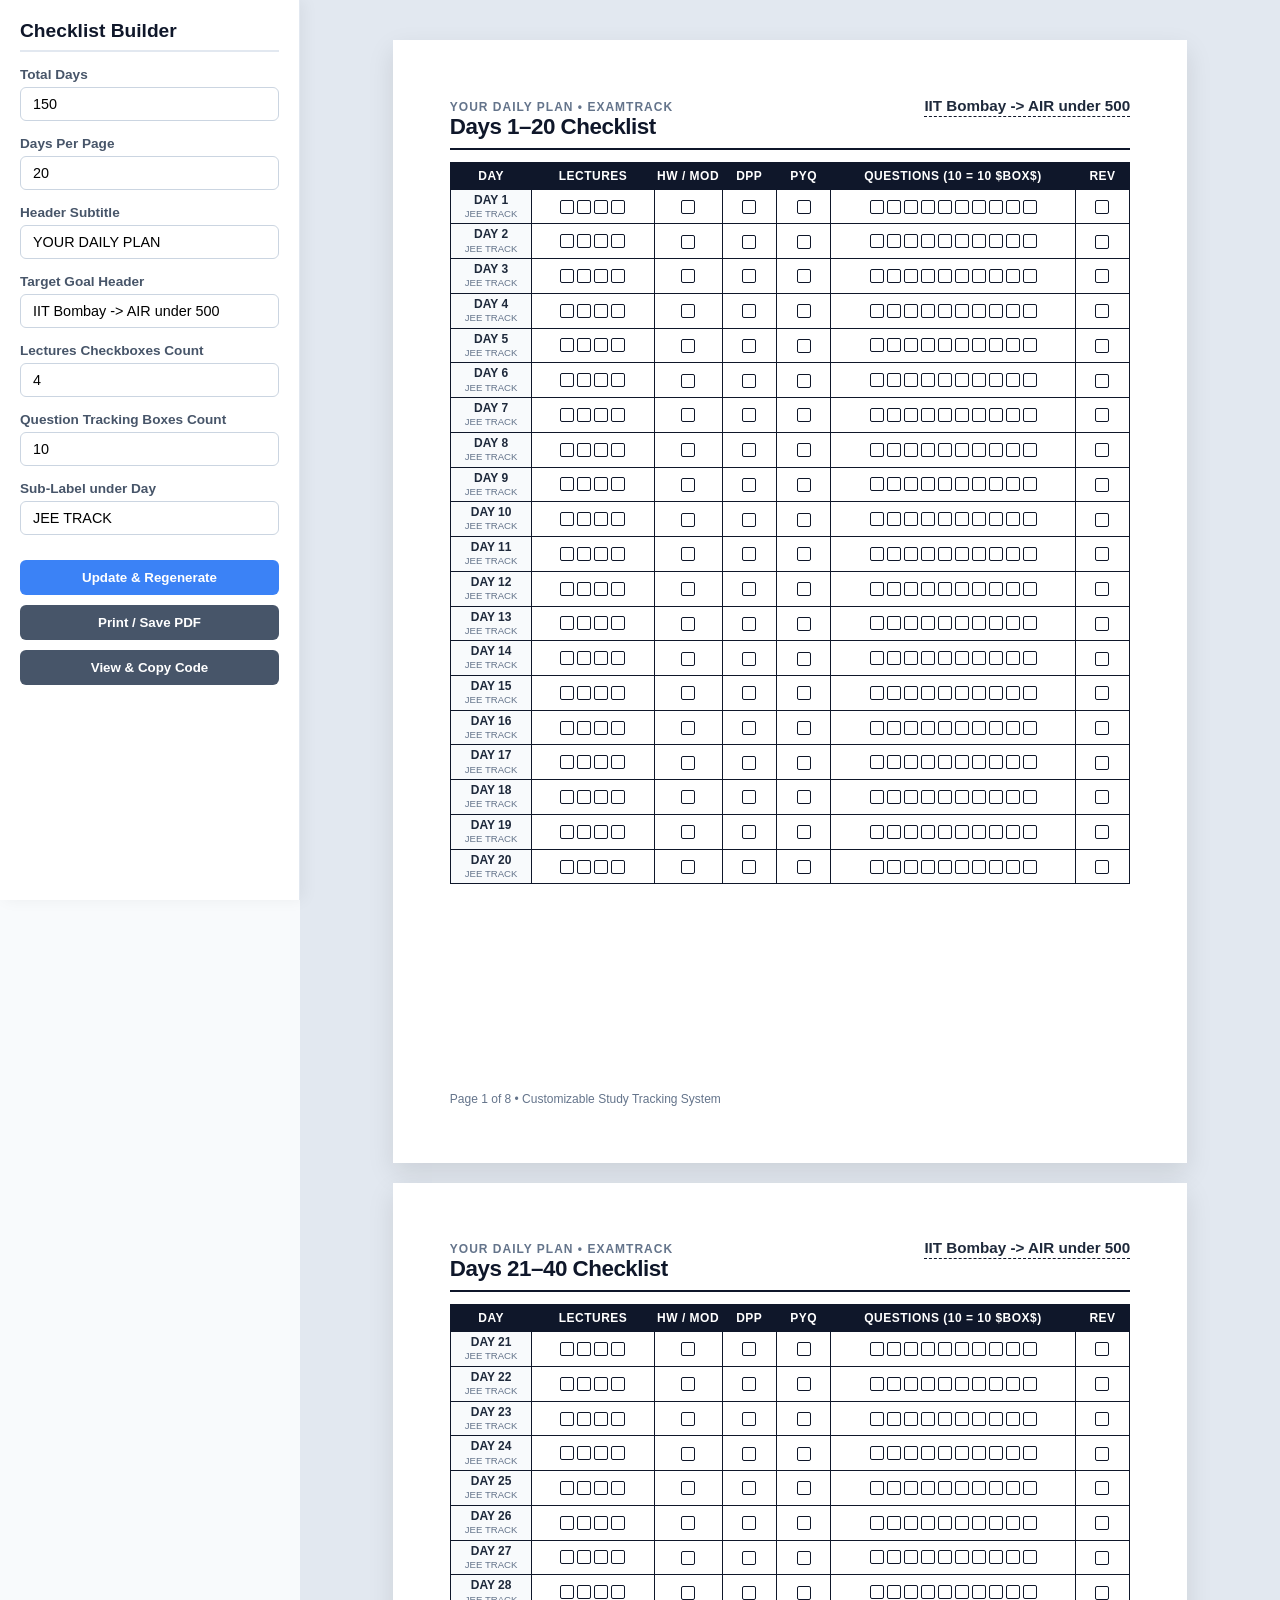
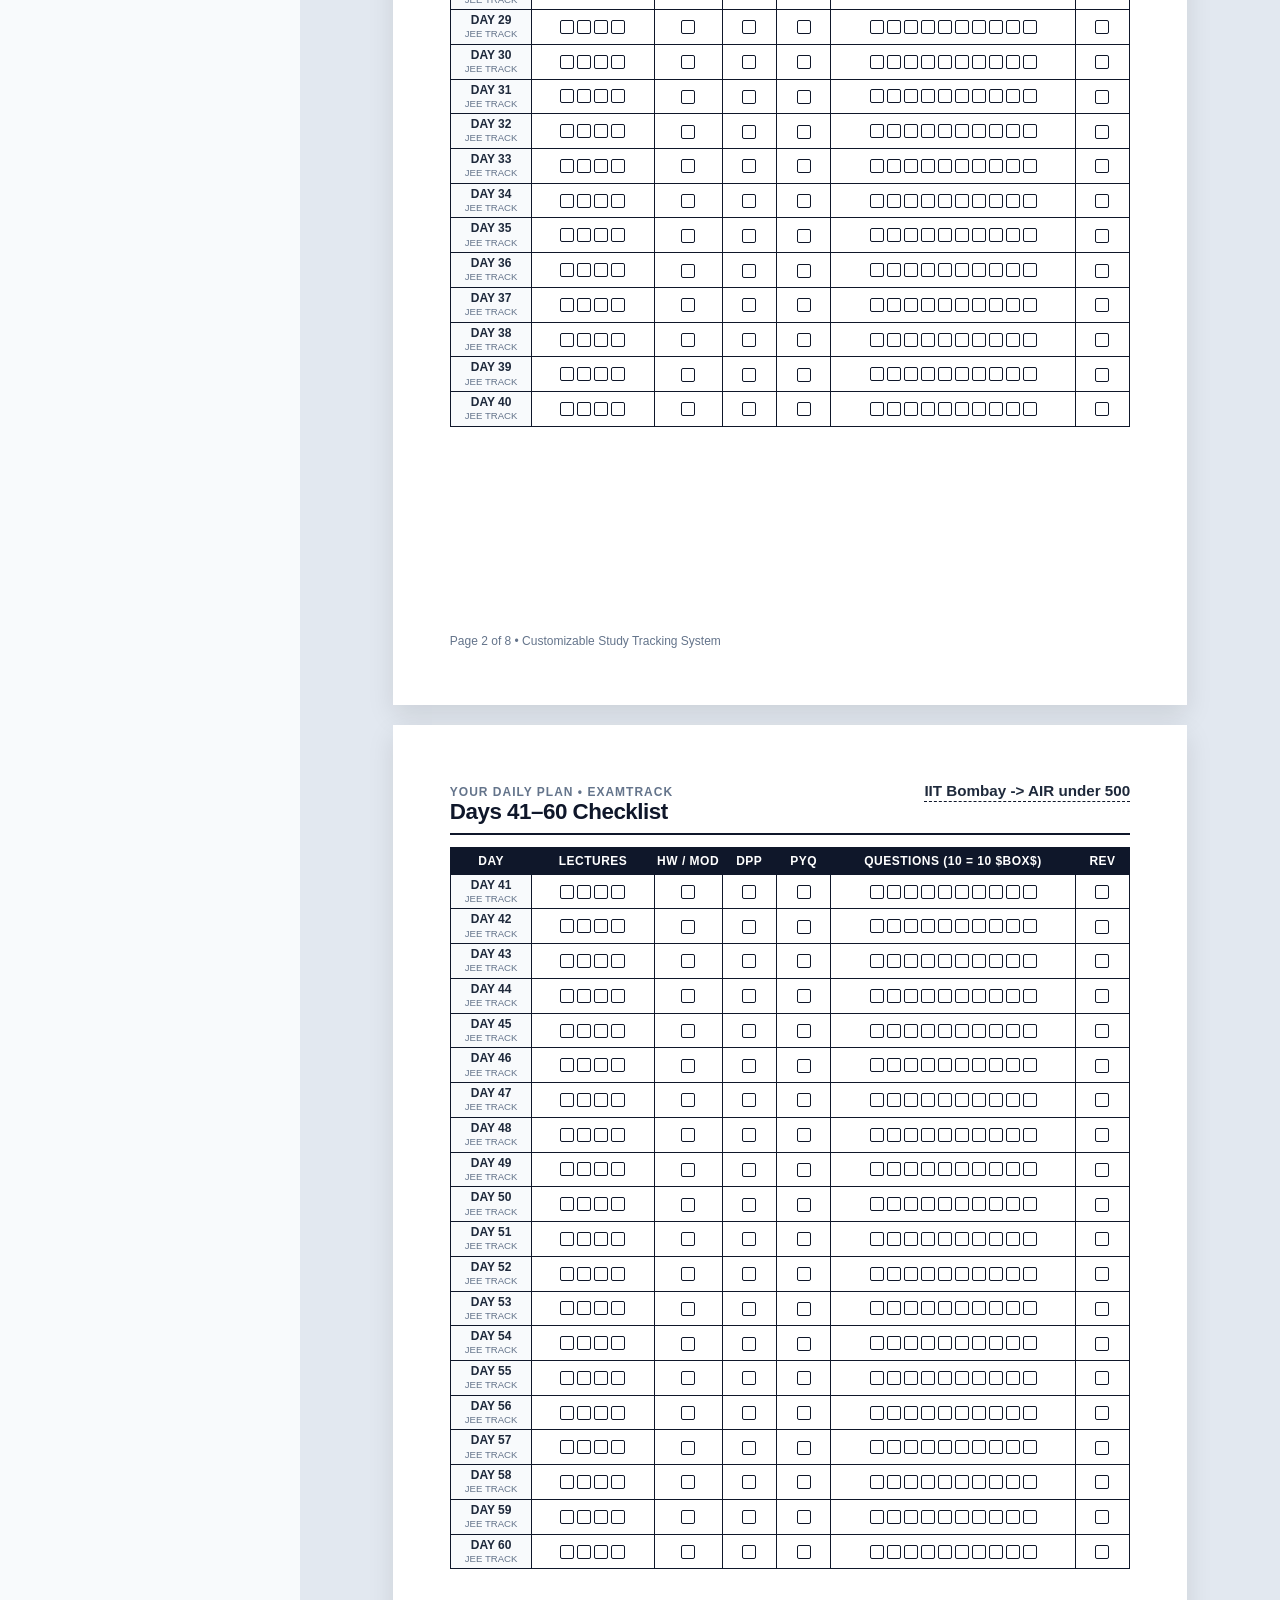
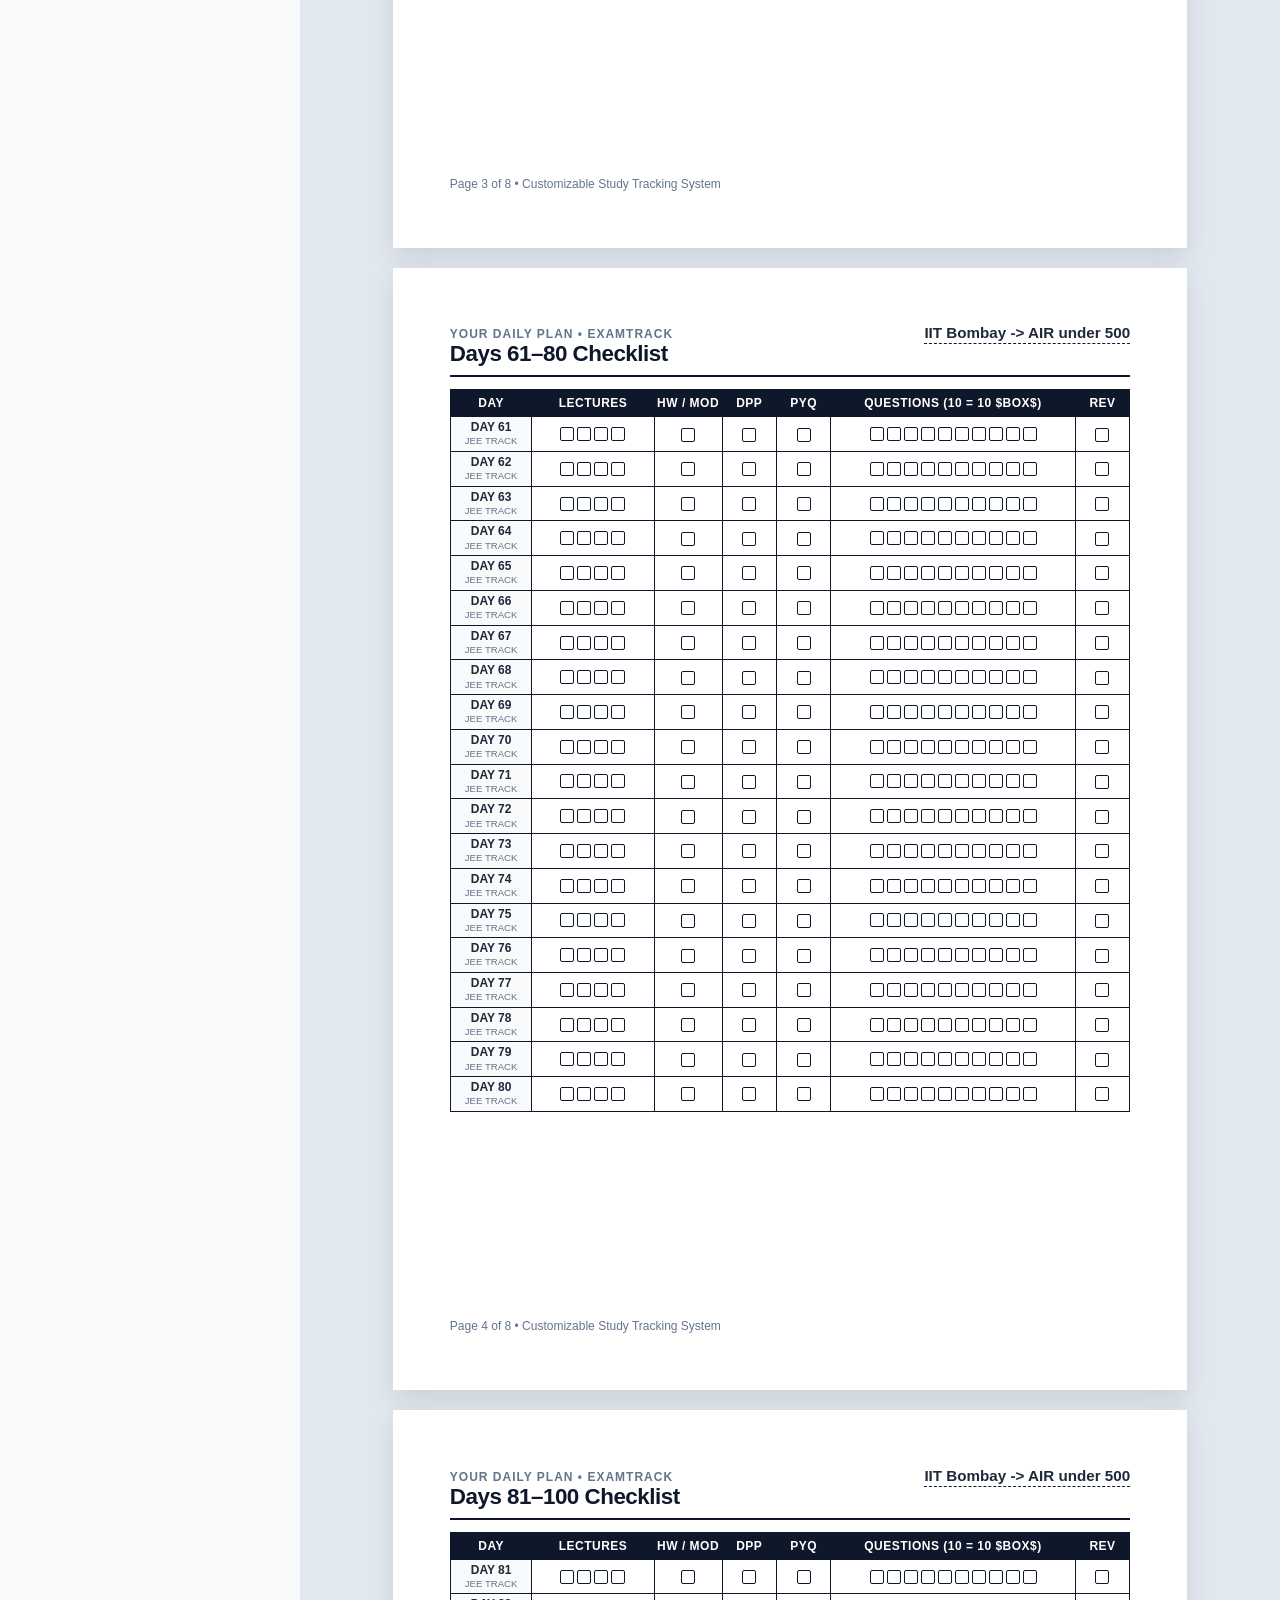
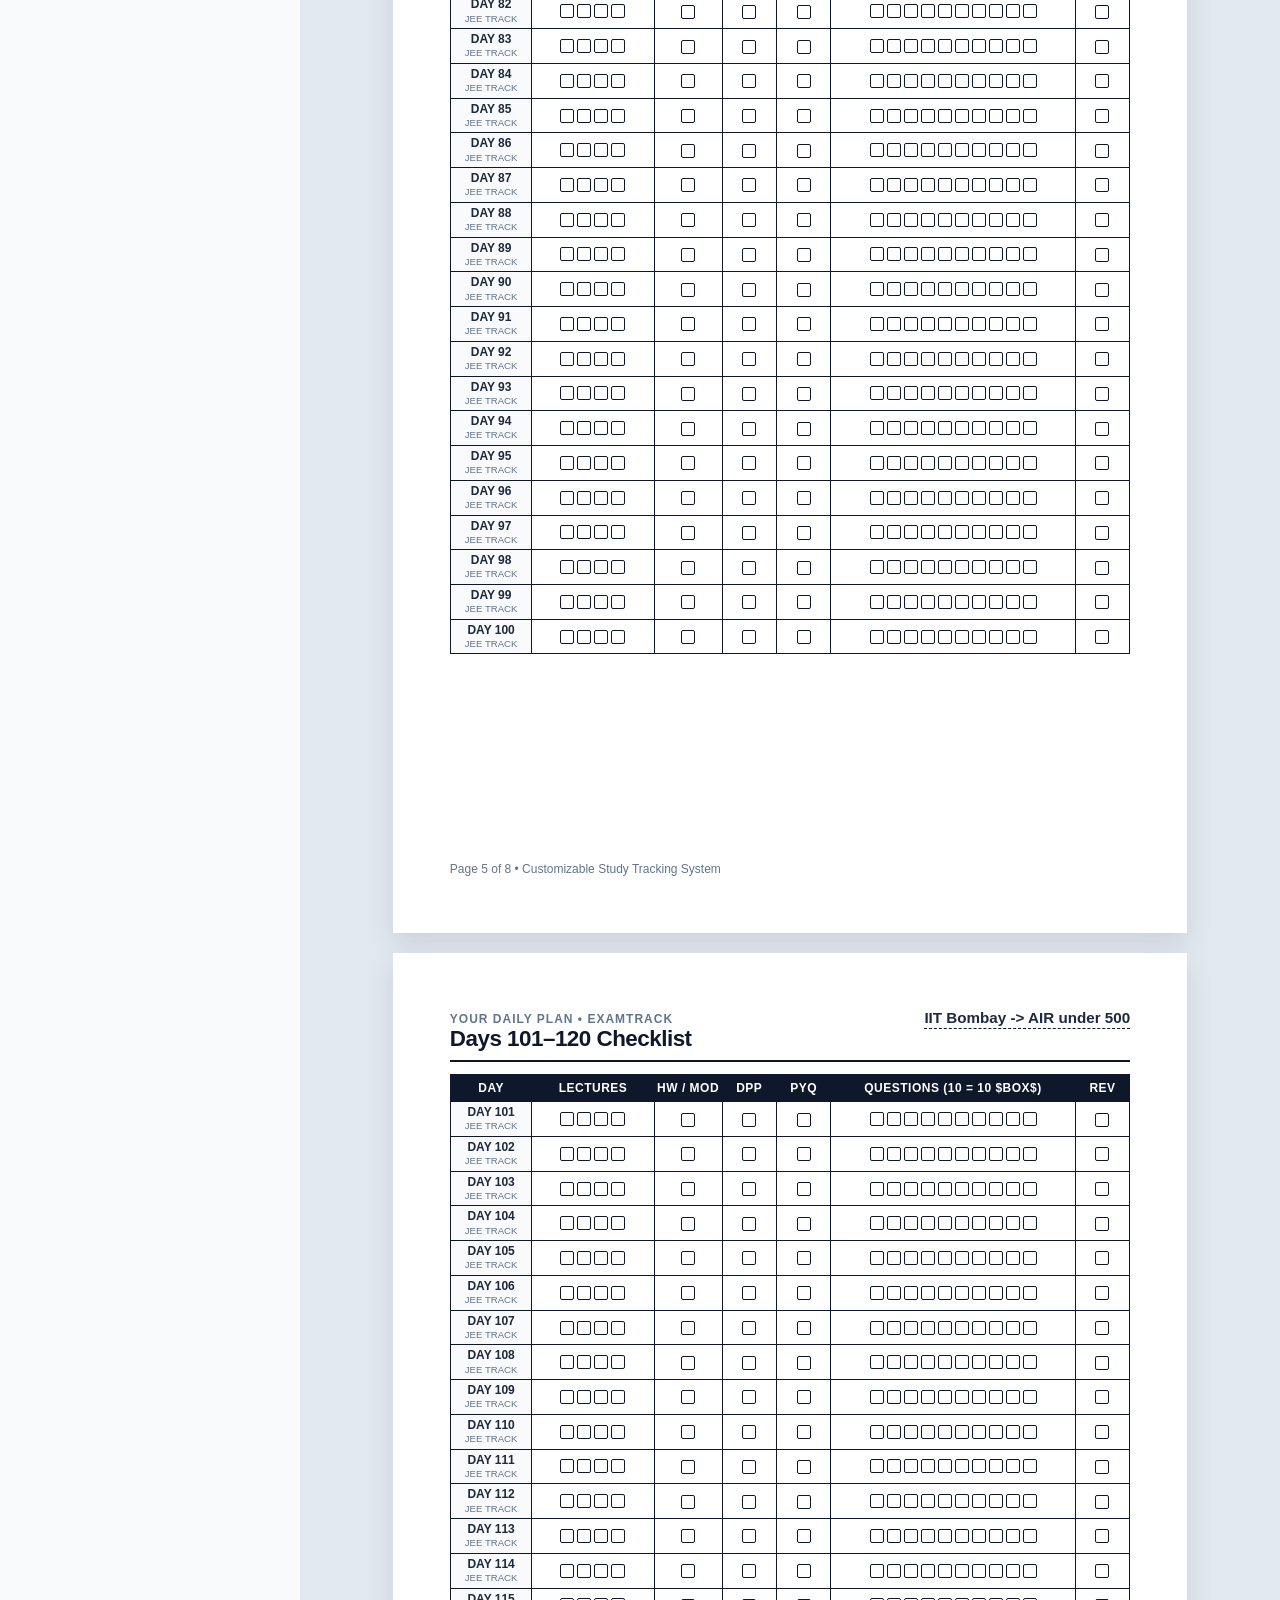
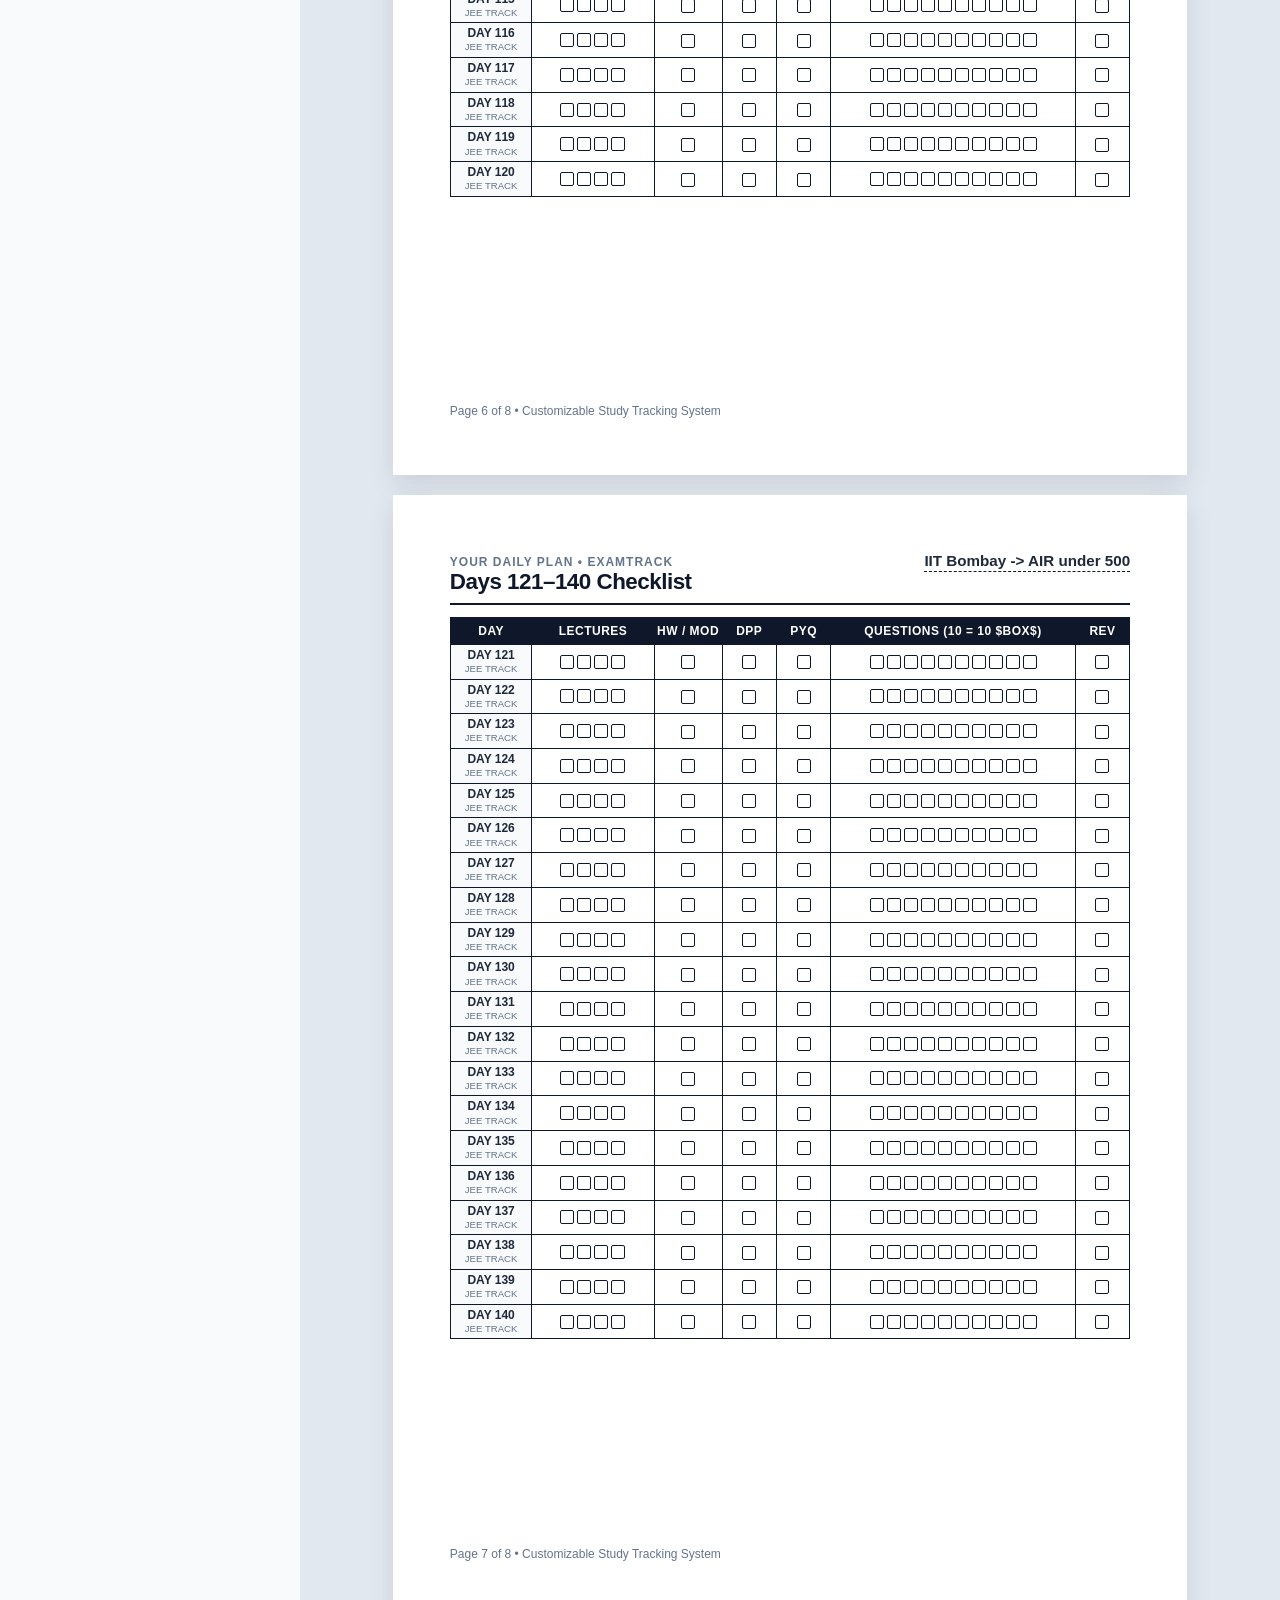
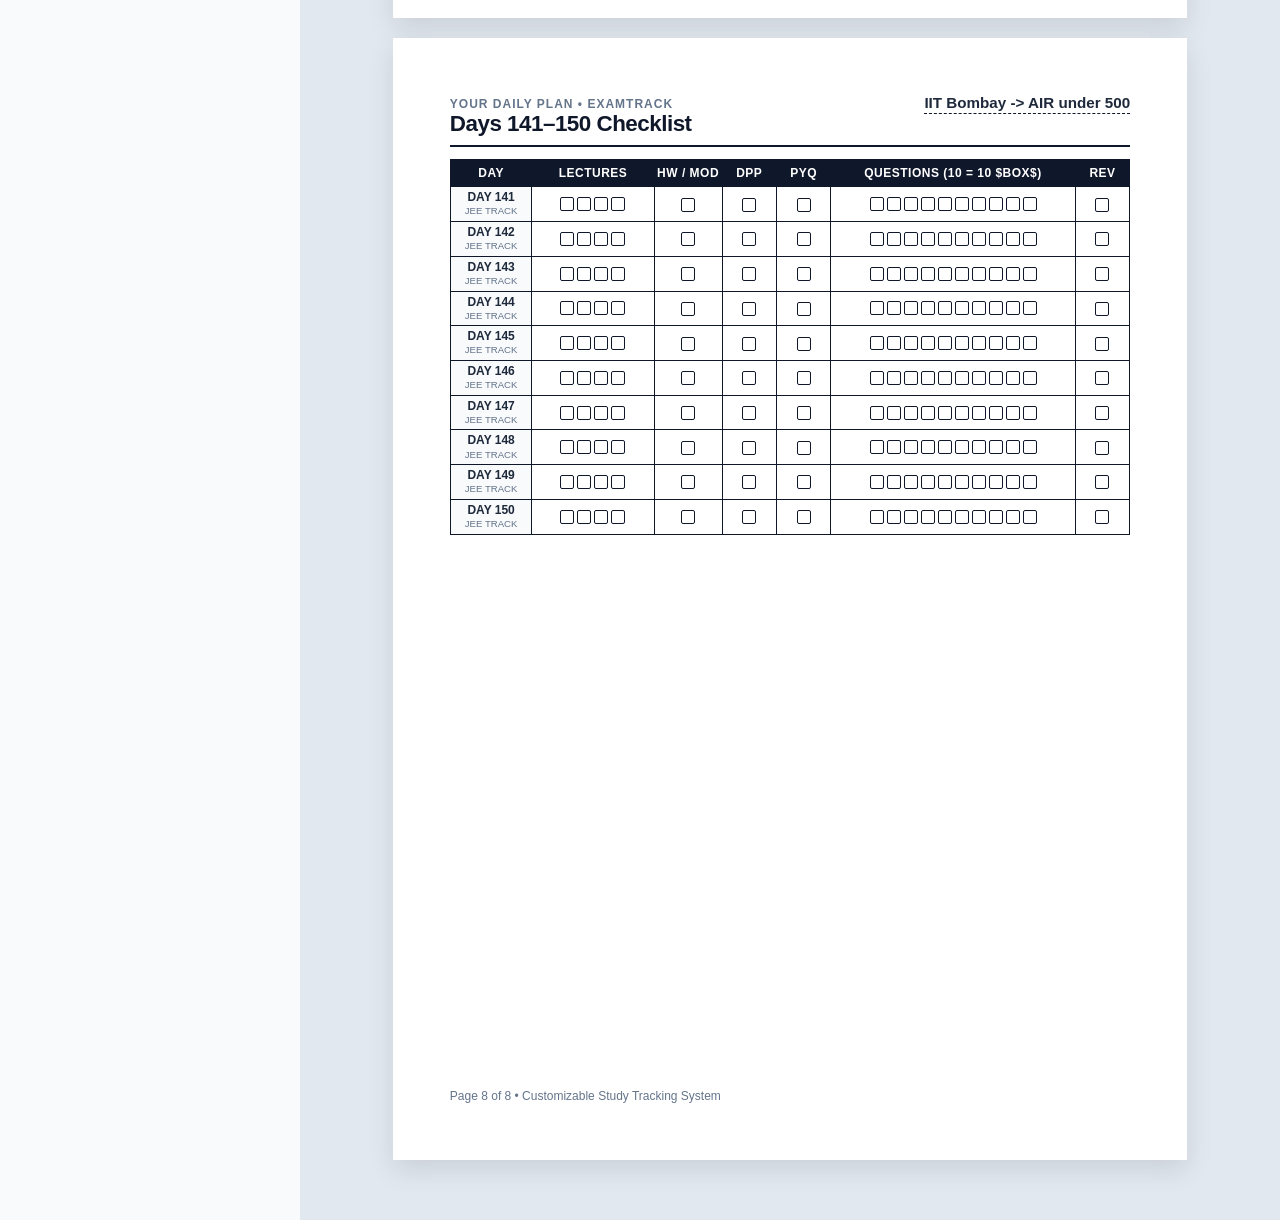
<file: index.html>
<!DOCTYPE html>
<html lang="en">
<head>
    <meta charset="UTF-8">
    <meta name="viewport" content="width=device-width, initial-scale=1.0">
    <title>Advanced 150-Day Study Checklist Generator</title>
    <style>
        :root {
            --primary-color: #1e293b;
            --accent-color: #3b82f6;
            --border-color: #0f172a;
            --bg-color: #f8fafc;
            --sidebar-width: 300px;
        }

        * {
            box-sizing: border-box;
            margin: 0;
            padding: 0;
        }

        body {
            font-family: -apple-system, BlinkMacSystemFont, "Segoe UI", Roboto, Helvetica, Arial, sans-serif;
            background-color: var(--bg-color);
            color: var(--primary-color);
            display: flex;
            min-height: 100vh;
        }

        /* Sidebar Control Panel */
        .sidebar {
            width: var(--sidebar-width);
            background: #ffffff;
            border-right: 1px solid #e2e8f0;
            padding: 20px;
            height: 100vh;
            position: fixed;
            overflow-y: auto;
            box-shadow: 4px 0 15px rgba(0, 0, 0, 0.05);
            z-index: 100;
        }

        .sidebar h2 {
            font-size: 1.2rem;
            margin-bottom: 15px;
            color: #0f172a;
            border-bottom: 2px solid #e2e8f0;
            padding-bottom: 8px;
        }

        .control-group {
            margin-bottom: 15px;
        }

        .control-group label {
            display: block;
            font-size: 0.85rem;
            font-weight: 600;
            margin-bottom: 5px;
            color: #475569;
        }

        .control-group input, .control-group select {
            width: 100%;
            padding: 8px 12px;
            border: 1px solid #cbd5e1;
            border-radius: 6px;
            font-size: 0.9rem;
        }

        .btn {
            width: 100%;
            padding: 10px;
            background: var(--accent-color);
            color: white;
            border: none;
            border-radius: 6px;
            font-weight: 600;
            cursor: pointer;
            margin-top: 10px;
            transition: background 0.2s;
        }

        .btn:hover {
            background: #2563eb;
        }

        .btn-secondary {
            background: #475569;
        }
        .btn-secondary:hover {
            background: #334155;
        }

        /* Main Preview Area */
        .main-content {
            margin-left: var(--sidebar-width);
            flex: 1;
            padding: 40px;
            display: flex;
            flex-direction: column;
            align-items: center;
            background: #e2e8f0;
        }

        /* Page Layout (A4 simulation) */
        .page {
            width: 210mm;
            min-height: 297mm;
            background: white;
            padding: 15mm;
            margin-bottom: 20px;
            box-shadow: 0 10px 25px rgba(0,0,0,0.1);
            display: flex;
            flex-direction: column;
            justify-content: space-between;
            position: relative;
        }

        /* Page Header */
        .page-header {
            display: flex;
            justify-content: space-between;
            align-items: baseline;
            border-bottom: 2px solid var(--border-color);
            padding-bottom: 8px;
            margin-bottom: 12px;
        }

        .brand-sub {
            font-size: 0.75rem;
            letter-spacing: 1px;
            text-transform: uppercase;
            font-weight: 700;
            color: #64748b;
        }

        .page-title {
            font-size: 1.4rem;
            font-weight: 900;
            letter-spacing: -0.5px;
            color: #0f172a;
        }

        .target-goal {
            font-size: 0.95rem;
            font-weight: 700;
            color: #1e293b;
            border-bottom: 1px dashed #0f172a;
            padding-bottom: 2px;
        }

        .page-footer-info {
            font-size: 0.75rem;
            color: #64748b;
        }

        /* Table Design */
        table {
            width: 100%;
            border-collapse: collapse;
            table-layout: fixed;
        }

        th, td {
            border: 1px solid var(--border-color);
            text-align: center;
            vertical-align: middle;
        }

        th {
            background-color: #0f172a;
            color: white;
            font-size: 0.75rem;
            text-transform: uppercase;
            letter-spacing: 0.5px;
            padding: 6px 2px;
        }

        td {
            padding: 4px 2px;
            font-size: 0.75rem;
        }

        .day-cell {
            font-weight: 800;
            font-size: 0.75rem;
            background: #f8fafc;
            padding: 4px;
            line-height: 1.1;
        }

        .day-sub {
            font-size: 0.6rem;
            font-weight: 500;
            color: #64748b;
            margin-top: 2px;
        }

        /* Checkbox Styling */
        input[type="checkbox"] {
            appearance: none;
            -webkit-appearance: none;
            width: 14px;
            height: 14px;
            border: 1.5px solid #0f172a;
            border-radius: 2px;
            background-color: white;
            cursor: pointer;
            display: inline-block;
            vertical-align: middle;
            position: relative;
        }

        input[type="checkbox"]:checked {
            background-color: #0f172a;
        }

        input[type="checkbox"]:checked::after {
            content: '✔';
            position: absolute;
            top: -2px;
            left: 1px;
            font-size: 10px;
            color: white;
            font-weight: bold;
        }

        .checkbox-group {
            display: flex;
            justify-content: center;
            gap: 3px;
            flex-wrap: wrap;
        }

        /* Modal for Code Copy */
        .modal {
            display: none;
            position: fixed;
            top: 0; left: 0; width: 100%; height: 100%;
            background: rgba(0,0,0,0.5);
            z-index: 1000;
            justify-content: center;
            align-items: center;
        }
        .modal-content {
            background: white;
            padding: 20px;
            width: 80%;
            max-width: 700px;
            border-radius: 8px;
            max-height: 80vh;
            display: flex;
            flex-direction: column;
        }
        .modal-content textarea {
            width: 100%;
            height: 350px;
            font-family: monospace;
            font-size: 0.8rem;
            padding: 10px;
            border: 1px solid #cbd5e1;
            margin-top: 10px;
            resize: vertical;
        }

        /* Print Media Query */
        @media print {
            body {
                background: none;
            }
            .sidebar, .modal {
                display: none !important;
            }
            .main-content {
                margin: 0;
                padding: 0;
                background: none;
            }
            .page {
                box-shadow: none;
                margin: 0;
                page-break-after: always;
                break-after: page;
                width: 210mm;
                height: 297mm;
                padding: 12mm;
            }
        }
    </style>
</head>
<body>

    <!-- Sidebar Controls -->
    <div class="sidebar">
        <h2>Checklist Builder</h2>
        
        <div class="control-group">
            <label>Total Days</label>
            <input type="number" id="totalDaysInput" value="150" min="20" max="365" step="10">
        </div>

        <div class="control-group">
            <label>Days Per Page</label>
            <input type="number" id="daysPerPageInput" value="20" min="10" max="31">
        </div>

        <div class="control-group">
            <label>Header Subtitle</label>
            <input type="text" id="headerSubInput" value="YOUR DAILY PLAN">
        </div>

        <div class="control-group">
            <label>Target Goal Header</label>
            <input type="text" id="targetGoalInput" value="IIT Bombay -> AIR under 500">
        </div>

        <div class="control-group">
            <label>Lectures Checkboxes Count</label>
            <input type="number" id="lecCountInput" value="4" min="1" max="6">
        </div>

        <div class="control-group">
            <label>Question Tracking Boxes Count</label>
            <input type="number" id="qCountInput" value="10" min="0" max="15">
        </div>

        <div class="control-group">
            <label>Sub-Label under Day</label>
            <input type="text" id="daySubInput" value="JEE TRACK">
        </div>

        <button class="btn" onclick="generateTracker()">Update & Regenerate</button>
        <button class="btn btn-secondary" onclick="window.print()">Print / Save PDF</button>
        <button class="btn btn-secondary" onclick="openCodeModal()">View & Copy Code</button>
    </div>

    <!-- Main Dynamic Pages Container -->
    <div class="main-content" id="printContainer">
        <!-- Generated pages will appear here -->
    </div>

    <!-- Code View Modal -->
    <div class="modal" id="codeModal">
        <div class="modal-content">
            <h3>Full Page Source Code</h3>
            <textarea id="codeTextArea" readonly></textarea>
            <button class="btn" style="margin-top: 10px;" onclick="copyCodeToClipboard()">Copy Code to Clipboard</button>
            <button class="btn btn-secondary" style="margin-top: 5px;" onclick="closeCodeModal()">Close</button>
        </div>
    </div>

    <script>
        function generateTracker() {
            const totalDays = parseInt(document.getElementById('totalDaysInput').value) || 150;
            const daysPerPage = parseInt(document.getElementById('daysPerPageInput').value) || 20;
            const headerSub = document.getElementById('headerSubInput').value;
            const targetGoal = document.getElementById('targetGoalInput').value;
            const lecCount = parseInt(document.getElementById('lecCountInput').value) || 4;
            const qCount = parseInt(document.getElementById('qCountInput').value) || 10;
            const daySub = document.getElementById('daySubInput').value;

            const container = document.getElementById('printContainer');
            container.innerHTML = '';

            const totalPages = Math.ceil(totalDays / daysPerPage);

            for (let p = 0; p < totalPages; p++) {
                const startDay = p * daysPerPage + 1;
                const endDay = Math.min((p + 1) * daysPerPage, totalDays);

                const pageDiv = document.createElement('div');
                pageDiv.className = 'page';

                // Header HTML
                let html = `
                    <div>
                        <div class="page-header">
                            <div>
                                <div class="brand-sub">${headerSub} • EXAMTRACK</div>
                                <div class="page-title">Days ${startDay}–${endDay} Checklist</div>
                            </div>
                            <div class="target-goal">${targetGoal}</div>
                        </div>
                        <table>
                            <thead>
                                <tr>
                                    <th style="width: 12%;">DAY</th>
                                    <th style="width: 18%;">LECTURES</th>
                                    <th style="width: 10%;">HW / MOD</th>
                                    <th style="width: 8%;">DPP</th>
                                    <th style="width: 8%;">PYQ</th>
                                    <th style="width: 36%;">QUESTIONS (${qCount} = ${qCount} $\Box$)</th>
                                    <th style="width: 8%;">REV</th>
                                </tr>
                            </thead>
                            <tbody>
                `;

                // Rows for each day on this page
                for (let d = startDay; d <= endDay; d++) {
                    // Lecture Checkboxes
                    let lecChecks = '';
                    for (let l = 0; l < lecCount; l++) {
                        lecChecks += `<input type="checkbox">`;
                    }

                    // Question Checkboxes
                    let qChecks = '';
                    for (let q = 0; q < qCount; q++) {
                        qChecks += `<input type="checkbox">`;
                    }

                    html += `
                        <tr>
                            <td class="day-cell">
                                DAY ${d}
                                <div class="day-sub">${daySub}</div>
                            </td>
                            <td>
                                <div class="checkbox-group">${lecChecks}</div>
                            </td>
                            <td><input type="checkbox"></td>
                            <td><input type="checkbox"></td>
                            <td><input type="checkbox"></td>
                            <td>
                                <div class="checkbox-group">${qChecks}</div>
                            </td>
                            <td><input type="checkbox"></td>
                        </tr>
                    `;
                }

                html += `
                            </tbody>
                        </table>
                    </div>
                    <div class="page-footer-info">
                        Page ${p + 1} of ${totalPages} • Customizable Study Tracking System
                    </div>
                `;

                pageDiv.innerHTML = html;
                container.appendChild(pageDiv);
            }
        }

        function openCodeModal() {
            const fullCode = '<!DOCTYPE html>\n<html lang="en">\n' + document.documentElement.innerHTML + '\n</html>';
            document.getElementById('codeTextArea').value = fullCode;
            document.getElementById('codeModal').style.display = 'flex';
        }

        function closeCodeModal() {
            document.getElementById('codeModal').style.display = 'none';
        }

        function copyCodeToClipboard() {
            const textarea = document.getElementById('codeTextArea');
            textarea.select();
            document.execCommand('copy');
            alert('Source code copied to clipboard successfully!');
        }

        // Initialize on load
        window.onload = generateTracker;
    </script>
</body>
</html>
</file>
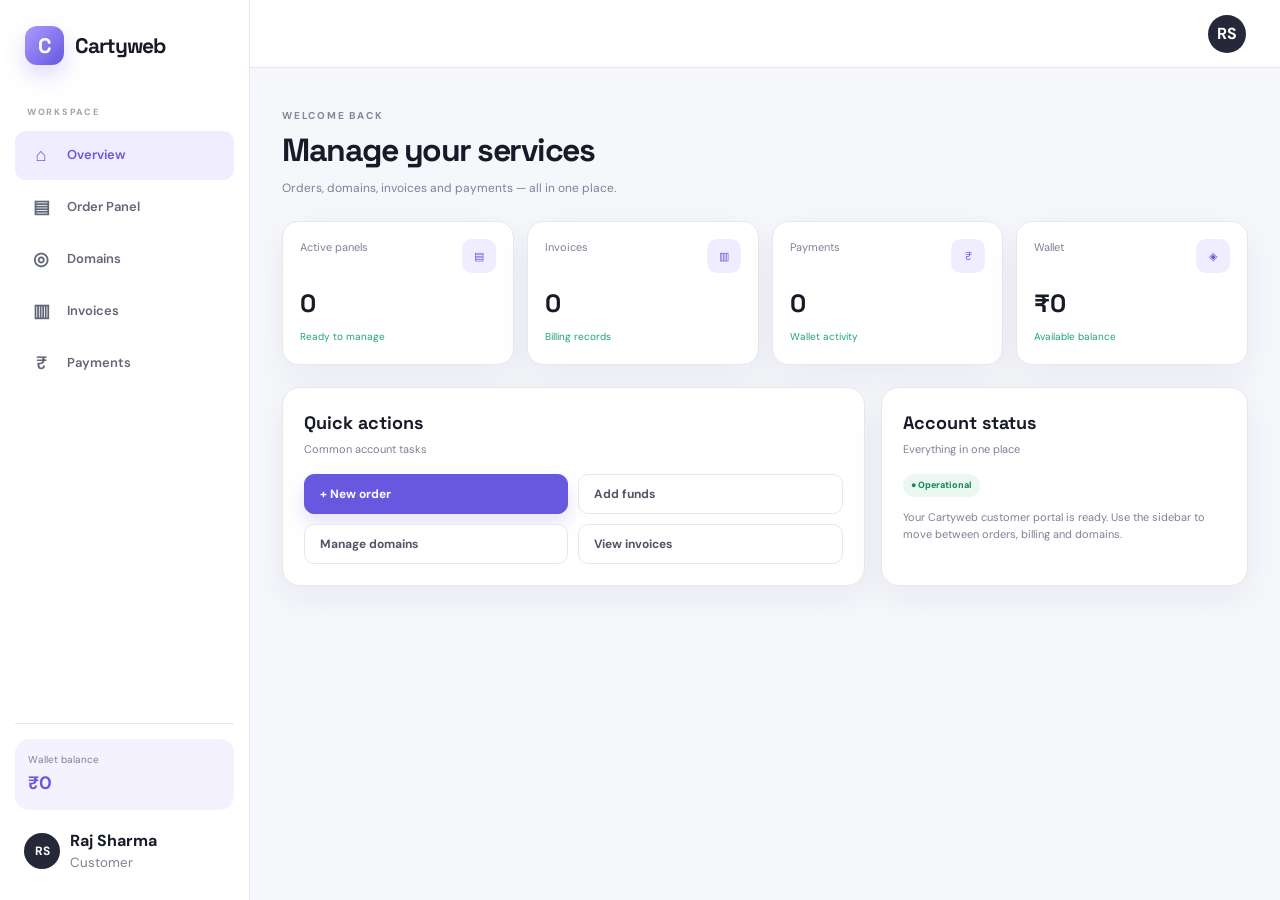
<file: dashboard.html>
<!doctype html><html lang="en"><head><meta charset="utf-8"><meta name="viewport" content="width=device-width,initial-scale=1"><title>Cartyweb — Overview</title><link rel="stylesheet" href="order-portal.css"></head><body>
<div class="app"><aside class="sidebar"><div class="brand"><span class="brand-icon">C</span><span class="carty-logo-text">Cartyweb</span></div><div class="nav-title">WORKSPACE</div><nav class="nav"><a class="active" href="dashboard.html"><span class="nav-icon">⌂</span>Overview</a><a class="" href="order.html"><span class="nav-icon">▤</span>Order Panel</a><a class="" href="domains.html"><span class="nav-icon">◎</span>Domains</a><a class="" href="invoices.html"><span class="nav-icon">▥</span>Invoices</a><a class="" href="payments.html"><span class="nav-icon">₹</span>Payments</a></nav><div class="sidebar-bottom"><div class="wallet">Wallet balance<strong data-balance>₹0</strong></div><div class="profile"><span class="avatar">RS</span><div><b>Raj Sharma</b><small>Customer</small></div></div></div></aside>
<main class="main"><header class="topbar"><div class="mobile-brand"><span class="brand-icon" style="width:32px;height:32px">C</span><span class="carty-logo-text">Cartyweb</span></div><div></div><div class="top-actions"><button class="top-avatar" onclick="location.href='account.html'">RS</button></div></header>
<section class="content">
<section class="clean-head">
  <span class="eyebrow">WELCOME BACK</span>
  <h1>Manage your services</h1>
  <p>Orders, domains, invoices and payments — all in one place.</p>
</section>
<div class="stats"><div class="stat"><div class="stat-top">Active panels <span class="stat-icon">▤</span></div><strong data-count="orders">0</strong><small>Ready to manage</small></div><div class="stat"><div class="stat-top">Invoices <span class="stat-icon">▥</span></div><strong data-count="invoices">0</strong><small>Billing records</small></div><div class="stat"><div class="stat-top">Payments <span class="stat-icon">₹</span></div><strong data-count="payments">0</strong><small>Wallet activity</small></div><div class="stat"><div class="stat-top">Wallet <span class="stat-icon">◈</span></div><strong data-balance>₹0</strong><small>Available balance</small></div></div>
<div class="grid-2"><div class="card"><div class="card-head"><div><h2>Quick actions</h2><span class="muted">Common account tasks</span></div></div><div style="display:grid;grid-template-columns:1fr 1fr;gap:10px"><a class="btn primary" href="order.html">+ New order</a><a class="btn" href="payments.html">Add funds</a><a class="btn" href="domains.html">Manage domains</a><a class="btn" href="invoices.html">View invoices</a></div></div><div class="card"><div class="card-head"><div><h2>Account status</h2><span class="muted">Everything in one place</span></div></div><p style="font-size:12px;margin:12px 0"><span class="status">● Operational</span></p><p class="muted">Your Cartyweb customer portal is ready. Use the sidebar to move between orders, billing and domains.</p></div></div>
</section></main></div>
<nav class="mobile-nav"><a class="active" href="dashboard.html"><span>⌂</span>Overview</a><a class="" href="order.html"><span>▤</span>Order</a><a class="" href="domains.html"><span>◎</span>Domains</a><a class="" href="invoices.html"><span>▥</span>Invoices</a><a class="" href="payments.html"><span>₹</span>Payments</a></nav><div id="toast" class="toast"></div><script src="order-portal.js"></script></body></html>
</file>
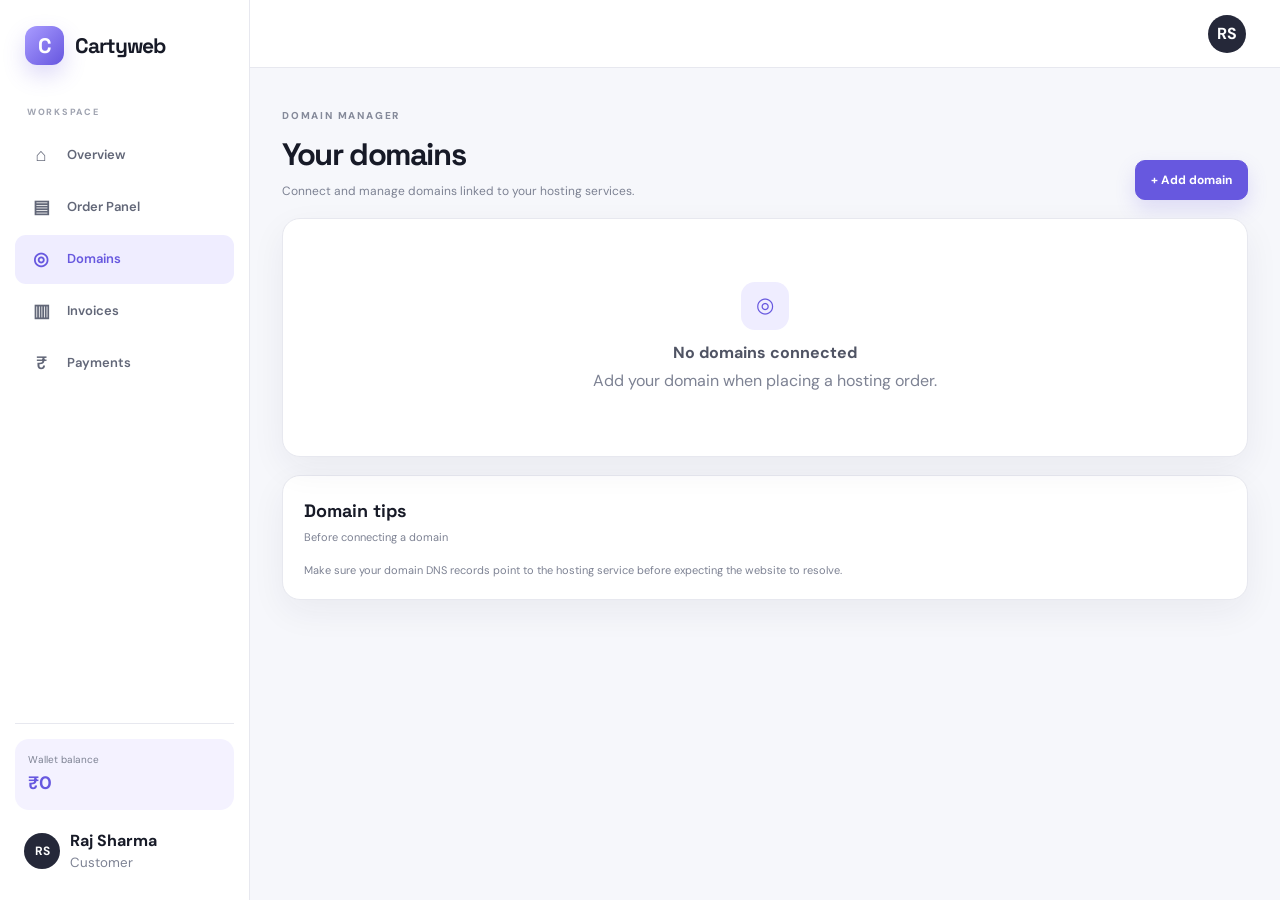
<file: domains.html>
<!doctype html><html lang="en"><head><meta charset="utf-8"><meta name="viewport" content="width=device-width,initial-scale=1"><title>Cartyweb — Domains</title><link rel="stylesheet" href="order-portal.css"></head><body>
<div class="app"><aside class="sidebar"><div class="brand"><span class="brand-icon">C</span><span class="carty-logo-text">Cartyweb</span></div><div class="nav-title">WORKSPACE</div><nav class="nav"><a class="" href="dashboard.html"><span class="nav-icon">⌂</span>Overview</a><a class="" href="order.html"><span class="nav-icon">▤</span>Order Panel</a><a class="active" href="domains.html"><span class="nav-icon">◎</span>Domains</a><a class="" href="invoices.html"><span class="nav-icon">▥</span>Invoices</a><a class="" href="payments.html"><span class="nav-icon">₹</span>Payments</a></nav><div class="sidebar-bottom"><div class="wallet">Wallet balance<strong data-balance>₹0</strong></div><div class="profile"><span class="avatar">RS</span><div><b>Raj Sharma</b><small>Customer</small></div></div></div></aside>
<main class="main"><header class="topbar"><div class="mobile-brand"><span class="brand-icon" style="width:32px;height:32px">C</span><span class="carty-logo-text">Cartyweb</span></div><div></div><div class="top-actions"><button class="top-avatar" onclick="location.href='account.html'">RS</button></div></header>
<section class="content">
<div class="page-head"><div><span class="eyebrow">DOMAIN MANAGER</span><h1>Your domains</h1><p>Connect and manage domains linked to your hosting services.</p></div><button class="btn primary" data-action="Domain connection form opened">+ Add domain</button></div>
<div id="domainList" class="domain-grid"></div>
<div style="height:18px"></div><div class="card"><div class="card-head"><div><h2>Domain tips</h2><span class="muted">Before connecting a domain</span></div></div><p class="muted">Make sure your domain DNS records point to the hosting service before expecting the website to resolve.</p></div>
</section></main></div>
<nav class="mobile-nav"><a class="" href="dashboard.html"><span>⌂</span>Overview</a><a class="" href="order.html"><span>▤</span>Order</a><a class="active" href="domains.html"><span>◎</span>Domains</a><a class="" href="invoices.html"><span>▥</span>Invoices</a><a class="" href="payments.html"><span>₹</span>Payments</a></nav><div id="toast" class="toast"></div><script src="order-portal.js"></script></body></html>
</file>
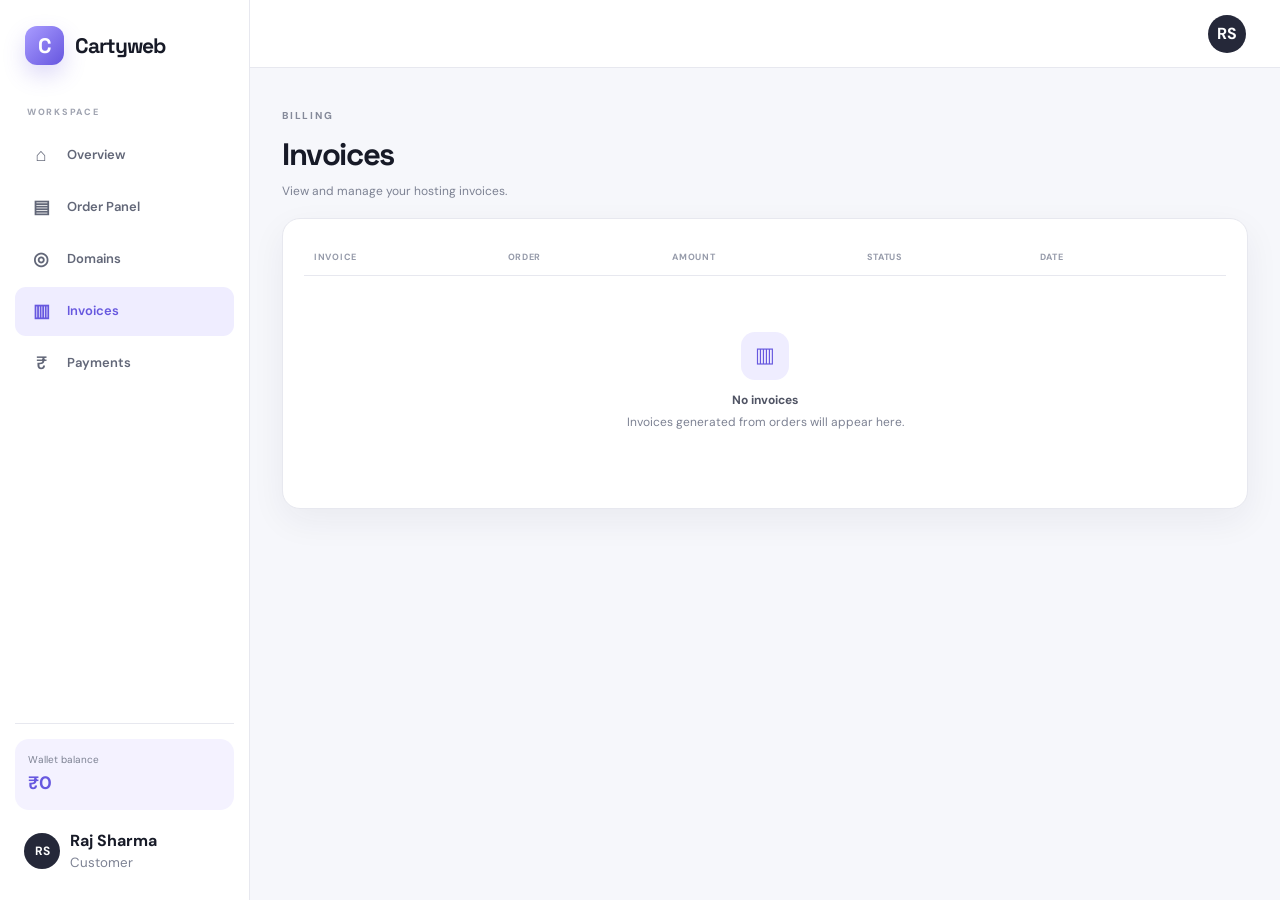
<file: invoices.html>
<!doctype html><html lang="en"><head><meta charset="utf-8"><meta name="viewport" content="width=device-width,initial-scale=1"><title>Cartyweb — Invoices</title><link rel="stylesheet" href="order-portal.css"></head><body>
<div class="app"><aside class="sidebar"><div class="brand"><span class="brand-icon">C</span><span class="carty-logo-text">Cartyweb</span></div><div class="nav-title">WORKSPACE</div><nav class="nav"><a class="" href="dashboard.html"><span class="nav-icon">⌂</span>Overview</a><a class="" href="order.html"><span class="nav-icon">▤</span>Order Panel</a><a class="" href="domains.html"><span class="nav-icon">◎</span>Domains</a><a class="active" href="invoices.html"><span class="nav-icon">▥</span>Invoices</a><a class="" href="payments.html"><span class="nav-icon">₹</span>Payments</a></nav><div class="sidebar-bottom"><div class="wallet">Wallet balance<strong data-balance>₹0</strong></div><div class="profile"><span class="avatar">RS</span><div><b>Raj Sharma</b><small>Customer</small></div></div></div></aside>
<main class="main"><header class="topbar"><div class="mobile-brand"><span class="brand-icon" style="width:32px;height:32px">C</span><span class="carty-logo-text">Cartyweb</span></div><div></div><div class="top-actions"><button class="top-avatar" onclick="location.href='account.html'">RS</button></div></header>
<section class="content">
<div class="page-head"><div><span class="eyebrow">BILLING</span><h1>Invoices</h1><p>View and manage your hosting invoices.</p></div></div>
<div class="card"><div class="table-wrap"><table class="table"><thead><tr><th>Invoice</th><th>Order</th><th>Amount</th><th>Status</th><th>Date</th><th></th></tr></thead><tbody id="invoiceList"></tbody></table></div></div>
</section></main></div>
<nav class="mobile-nav"><a class="" href="dashboard.html"><span>⌂</span>Overview</a><a class="" href="order.html"><span>▤</span>Order</a><a class="" href="domains.html"><span>◎</span>Domains</a><a class="active" href="invoices.html"><span>▥</span>Invoices</a><a class="" href="payments.html"><span>₹</span>Payments</a></nav><div id="toast" class="toast"></div><script src="order-portal.js"></script></body></html>
</file>
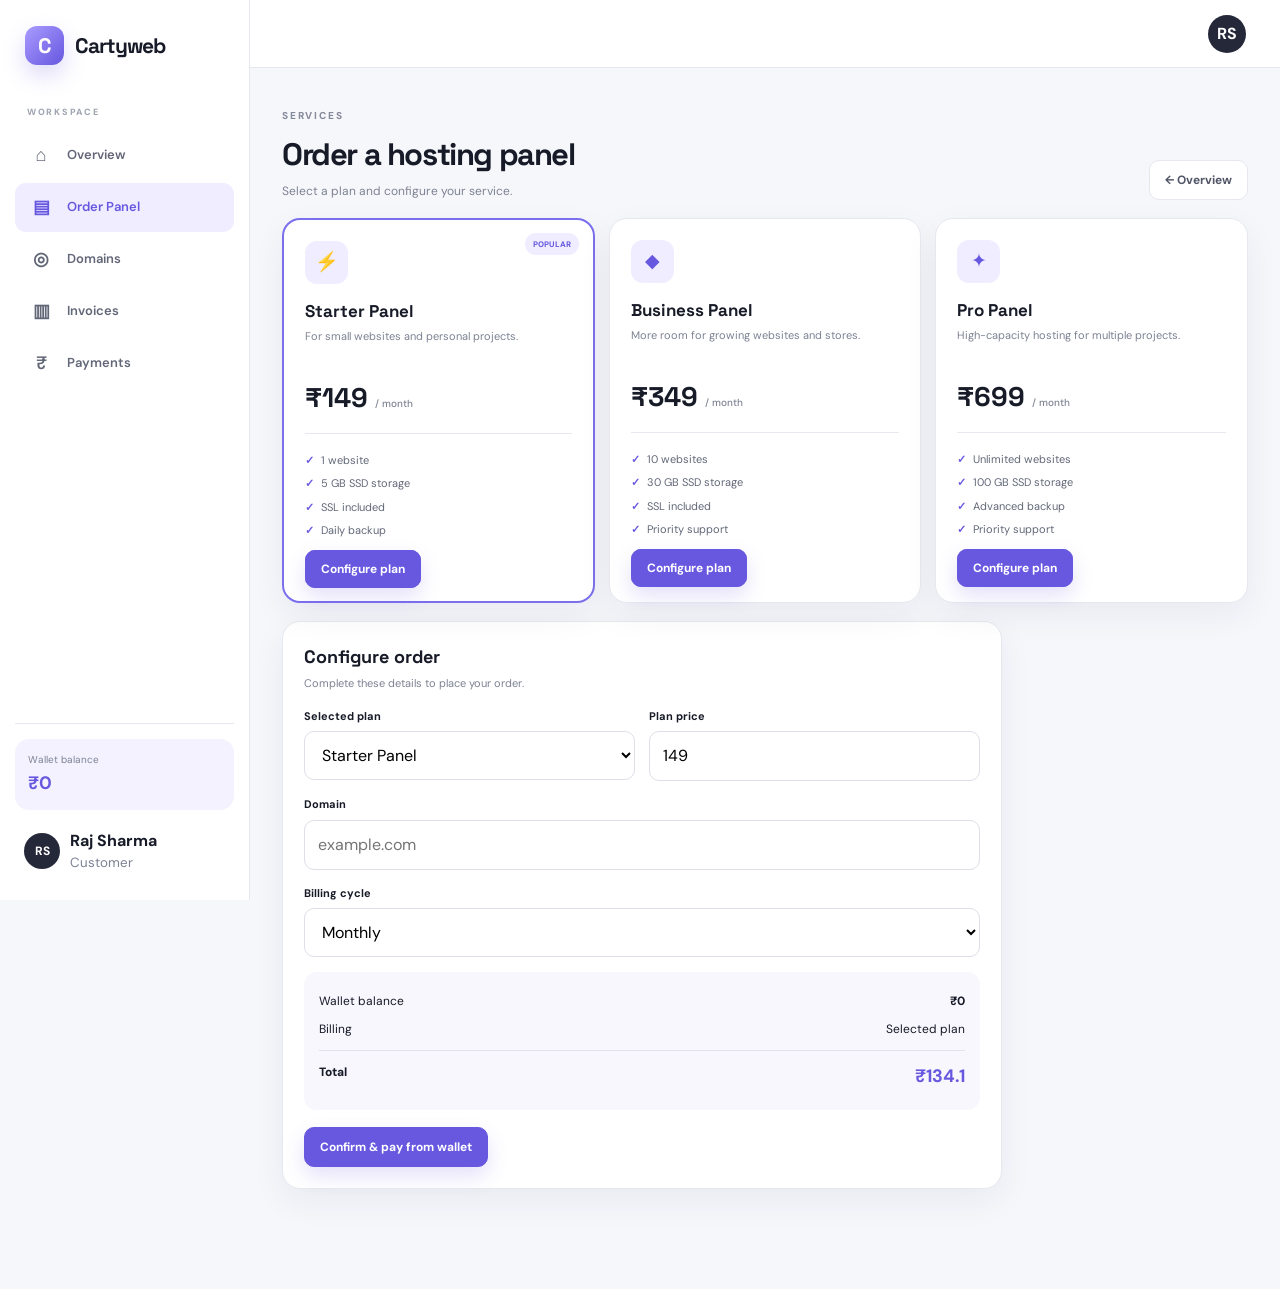
<file: order.html>
<!doctype html><html lang="en"><head><meta charset="utf-8"><meta name="viewport" content="width=device-width,initial-scale=1"><title>Cartyweb — Order Panel</title><link rel="stylesheet" href="order-portal.css"></head><body>
<div class="app"><aside class="sidebar"><div class="brand"><span class="brand-icon">C</span><span class="carty-logo-text">Cartyweb</span></div><div class="nav-title">WORKSPACE</div><nav class="nav"><a class="" href="dashboard.html"><span class="nav-icon">⌂</span>Overview</a><a class="active" href="order.html"><span class="nav-icon">▤</span>Order Panel</a><a class="" href="domains.html"><span class="nav-icon">◎</span>Domains</a><a class="" href="invoices.html"><span class="nav-icon">▥</span>Invoices</a><a class="" href="payments.html"><span class="nav-icon">₹</span>Payments</a></nav><div class="sidebar-bottom"><div class="wallet">Wallet balance<strong data-balance>₹0</strong></div><div class="profile"><span class="avatar">RS</span><div><b>Raj Sharma</b><small>Customer</small></div></div></div></aside>
<main class="main"><header class="topbar"><div class="mobile-brand"><span class="brand-icon" style="width:32px;height:32px">C</span><span class="carty-logo-text">Cartyweb</span></div><div></div><div class="top-actions"><button class="top-avatar" onclick="location.href='account.html'">RS</button></div></header>
<section class="content">
<div class="page-head"><div><span class="eyebrow">SERVICES</span><h1>Order a hosting panel</h1><p>Select a plan and configure your service.</p></div><a class="btn" href="dashboard.html">← Overview</a></div>
<div class="plans">
<article class="plan featured"><span class="tag">POPULAR</span><div class="plan-icon">⚡</div><h3>Starter Panel</h3><p>For small websites and personal projects.</p><div class="price">₹149 <small>/ month</small></div><ul class="features"><li>1 website</li><li>5 GB SSD storage</li><li>SSL included</li><li>Daily backup</li></ul><a class="btn primary" href="order.html?plan=Starter%20Panel&price=149">Configure plan</a></article>
<article class="plan"><div class="plan-icon">◆</div><h3>Business Panel</h3><p>More room for growing websites and stores.</p><div class="price">₹349 <small>/ month</small></div><ul class="features"><li>10 websites</li><li>30 GB SSD storage</li><li>SSL included</li><li>Priority support</li></ul><a class="btn primary" href="order.html?plan=Business%20Panel&price=349">Configure plan</a></article>
<article class="plan"><div class="plan-icon">✦</div><h3>Pro Panel</h3><p>High-capacity hosting for multiple projects.</p><div class="price">₹699 <small>/ month</small></div><ul class="features"><li>Unlimited websites</li><li>100 GB SSD storage</li><li>Advanced backup</li><li>Priority support</li></ul><a class="btn primary" href="order.html?plan=Pro%20Panel&price=699">Configure plan</a></article>
</div>
<div style="height:18px"></div>
<div class="card form-card"><div class="card-head"><div><h2>Configure order</h2><span class="muted">Complete these details to place your order.</span></div></div><form id="orderForm"><div class="form-grid"><div class="field"><label>Selected plan</label><select id="plan"><option>Starter Panel</option><option>Business Panel</option><option>Pro Panel</option></select></div><div class="field"><label>Plan price</label><input id="price" type="number" readonly></div></div><div class="field"><label>Domain</label><input id="domain" placeholder="example.com" required></div><div class="field"><label>Billing cycle</label><select id="billing"><option value="1">Monthly</option><option value="12">Yearly — 10% saving</option></select></div><div class="summary"><div class="summary-row"><span>Wallet balance</span><b data-balance>₹0</b></div><div class="summary-row"><span>Billing</span><span>Selected plan</span></div><div class="summary-row total"><span>Total</span><b id="total">₹149</b></div></div><button class="btn primary" type="submit">Confirm & pay from wallet</button></form></div>
</section></main></div>
<nav class="mobile-nav"><a class="" href="dashboard.html"><span>⌂</span>Overview</a><a class="active" href="order.html"><span>▤</span>Order</a><a class="" href="domains.html"><span>◎</span>Domains</a><a class="" href="invoices.html"><span>▥</span>Invoices</a><a class="" href="payments.html"><span>₹</span>Payments</a></nav><div id="toast" class="toast"></div><script src="order-portal.js"></script></body></html>
</file>
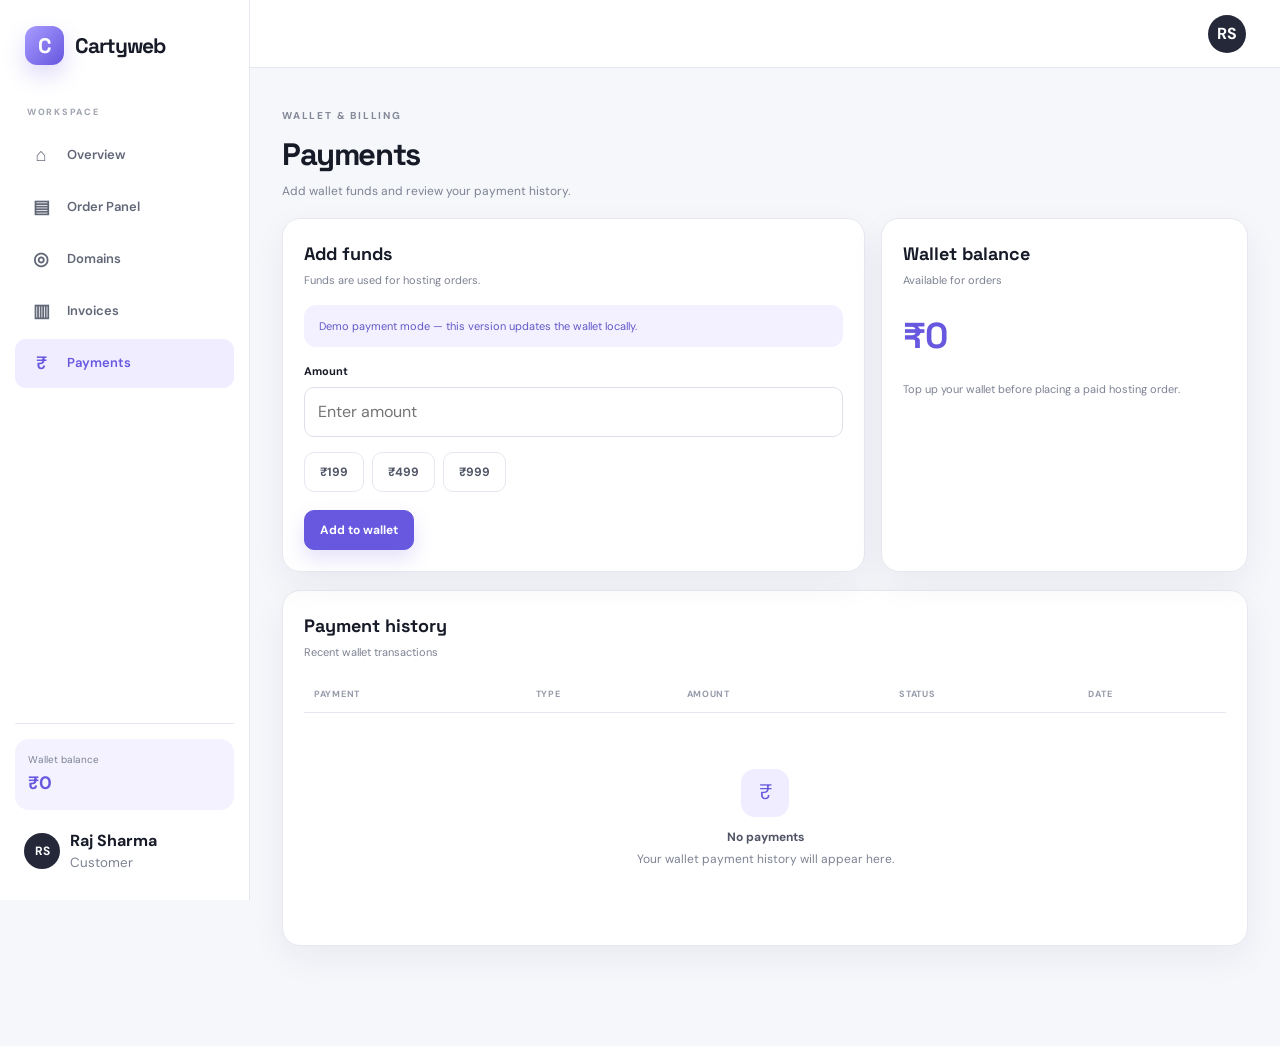
<file: payments.html>
<!doctype html><html lang="en"><head><meta charset="utf-8"><meta name="viewport" content="width=device-width,initial-scale=1"><title>Cartyweb — Payments</title><link rel="stylesheet" href="order-portal.css"></head><body>
<div class="app"><aside class="sidebar"><div class="brand"><span class="brand-icon">C</span><span class="carty-logo-text">Cartyweb</span></div><div class="nav-title">WORKSPACE</div><nav class="nav"><a class="" href="dashboard.html"><span class="nav-icon">⌂</span>Overview</a><a class="" href="order.html"><span class="nav-icon">▤</span>Order Panel</a><a class="" href="domains.html"><span class="nav-icon">◎</span>Domains</a><a class="" href="invoices.html"><span class="nav-icon">▥</span>Invoices</a><a class="active" href="payments.html"><span class="nav-icon">₹</span>Payments</a></nav><div class="sidebar-bottom"><div class="wallet">Wallet balance<strong data-balance>₹0</strong></div><div class="profile"><span class="avatar">RS</span><div><b>Raj Sharma</b><small>Customer</small></div></div></div></aside>
<main class="main"><header class="topbar"><div class="mobile-brand"><span class="brand-icon" style="width:32px;height:32px">C</span><span class="carty-logo-text">Cartyweb</span></div><div></div><div class="top-actions"><button class="top-avatar" onclick="location.href='account.html'">RS</button></div></header>
<section class="content">
<div class="page-head"><div><span class="eyebrow">WALLET & BILLING</span><h1>Payments</h1><p>Add wallet funds and review your payment history.</p></div></div>
<div class="grid-2"><div class="card form-card"><div class="card-head"><div><h2>Add funds</h2><span class="muted">Funds are used for hosting orders.</span></div></div><div class="notice">Demo payment mode — this version updates the wallet locally.</div><form id="fundForm"><div class="field"><label>Amount</label><input id="fundAmount" type="number" min="1" placeholder="Enter amount" required></div><div style="display:flex;gap:8px;margin-bottom:18px"><button type="button" class="btn" data-amount="199">₹199</button><button type="button" class="btn" data-amount="499">₹499</button><button type="button" class="btn" data-amount="999">₹999</button></div><button class="btn primary" type="submit">Add to wallet</button></form></div><div class="card"><div class="card-head"><div><h2>Wallet balance</h2><span class="muted">Available for orders</span></div></div><div style="font-family:'Space Grotesk';font-size:36px;font-weight:800;color:var(--primary);margin:18px 0" data-balance>₹0</div><p class="muted">Top up your wallet before placing a paid hosting order.</p></div></div>
<div style="height:18px"></div><div class="card"><div class="card-head"><div><h2>Payment history</h2><span class="muted">Recent wallet transactions</span></div></div><div class="table-wrap"><table class="table"><thead><tr><th>Payment</th><th>Type</th><th>Amount</th><th>Status</th><th>Date</th></tr></thead><tbody id="paymentList"></tbody></table></div></div>
</section></main></div>
<nav class="mobile-nav"><a class="" href="dashboard.html"><span>⌂</span>Overview</a><a class="" href="order.html"><span>▤</span>Order</a><a class="" href="domains.html"><span>◎</span>Domains</a><a class="" href="invoices.html"><span>▥</span>Invoices</a><a class="active" href="payments.html"><span>₹</span>Payments</a></nav><div id="toast" class="toast"></div><script src="order-portal.js"></script></body></html>
</file>
<file: order-portal.css>
@import url('https://fonts.googleapis.com/css2?family=DM+Sans:wght@400;500;600;700&family=Space+Grotesk:wght@500;600;700&display=swap');
*{box-sizing:border-box;margin:0;padding:0}
:root{--bg:#f6f7fb;--card:#fff;--text:#171a27;--muted:#7d8293;--line:#e7e8ef;--primary:#6758df;--primary2:#8173ef;--soft:#efedff;--green:#20a46b;--shadow:0 12px 35px rgba(30,27,70,.06)}
body{font-family:"DM Sans",sans-serif;background:var(--bg);color:var(--text);line-height:1.5;min-height:100vh}
button,input,select{font:inherit}button{cursor:pointer}a{text-decoration:none;color:inherit}
.app{min-height:100vh;display:grid;grid-template-columns:250px 1fr}
.sidebar{background:#fff;border-right:1px solid var(--line);padding:22px 15px;position:fixed;left:0;top:0;bottom:0;width:250px;z-index:30}
.brand{display:flex;align-items:center;gap:11px;padding:4px 10px 28px;font-family:"Space Grotesk";font-weight:700;font-size:21px}
.brand-icon{width:39px;height:39px;border-radius:12px;background:linear-gradient(135deg,#a99cff,#6656df);color:#fff;display:grid;place-items:center;box-shadow:0 10px 22px rgba(103,88,223,.22)}
.nav-title{font-size:9px;letter-spacing:1.7px;font-weight:800;color:#a0a4b1;padding:13px 12px 8px}
.nav a{display:flex;align-items:center;gap:12px;padding:11px 12px;margin:3px 0;border-radius:11px;color:#626778;font-size:13px;font-weight:600}
.nav a:hover,.nav a.active{background:var(--soft);color:var(--primary)}
.nav-icon{width:28px;text-align:center;font-size:18px}
.sidebar-bottom{position:absolute;left:15px;right:15px;bottom:18px;border-top:1px solid var(--line);padding-top:15px}
.wallet{background:#f4f2ff;border-radius:14px;padding:13px;margin-bottom:10px;color:var(--muted);font-size:10px}.wallet strong{display:block;color:var(--primary);font-size:18px;margin-top:3px}
.profile{display:flex;align-items:center;gap:10px;padding:9px}.avatar{width:36px;height:36px;border-radius:50%;background:#252839;color:#fff;display:grid;place-items:center;font-weight:700;font-size:12px}.profile small{color:var(--muted);display:block}
.main{grid-column:2;min-width:0}
.topbar{height:68px;background:#fff;border-bottom:1px solid var(--line);display:flex;align-items:center;justify-content:space-between;padding:0 34px;position:relative;z-index:20}
.mobile-brand{display:none;font-family:"Space Grotesk";font-weight:700;font-size:19px}
.top-actions{display:flex;align-items:center;gap:10px}.balance{background:#fff;border:1px solid var(--line);border-radius:10px;padding:8px 12px;color:var(--muted);font-size:11px}.balance b{color:var(--primary);margin-left:3px}.top-avatar{width:38px;height:38px;border:0;border-radius:50%;background:#252839;color:#fff;font-weight:700}
.content{width:min(1180px,calc(100% - 64px));margin:34px auto 100px}
.breadcrumb{font-size:11px;color:#969baa;margin-bottom:17px}.breadcrumb b{color:#555a69}
.hero{background:linear-gradient(135deg,#5e51d8,#877af2);color:#fff;border-radius:24px;padding:34px 38px;display:flex;justify-content:space-between;align-items:center;overflow:hidden;box-shadow:0 20px 45px rgba(91,78,214,.18);margin-bottom:22px}
.hero .eyebrow{color:#fff}.eyebrow{font-size:10px;letter-spacing:1.8px;font-weight:800;color:#858a9a}.hero h1{font-family:"Space Grotesk";font-size:clamp(30px,4vw,48px);letter-spacing:-2px;line-height:1.05;margin:9px 0}.hero p{max-width:650px;color:#f1efff;font-size:13px}.hero-orb{width:120px;height:120px;border-radius:50%;background:rgba(255,255,255,.12);border:1px solid rgba(255,255,255,.25);display:grid;place-items:center;font-size:44px;flex:none}
.page-head{display:flex;justify-content:space-between;align-items:end;gap:15px;margin-bottom:18px}.page-head h1{font-family:"Space Grotesk";font-size:31px;letter-spacing:-1.4px;margin-top:5px}.page-head p{color:var(--muted);font-size:12px;margin-top:4px}
.btn{border-radius:10px;padding:10px 15px;font-weight:700;font-size:12px;border:1px solid var(--line);background:#fff;color:#515667}.btn:hover{border-color:#aaa0ef;color:var(--primary)}.btn.primary{background:var(--primary);color:#fff;border-color:var(--primary);box-shadow:0 9px 20px rgba(103,88,223,.18)}.btn.primary:hover{transform:translateY(-1px)}
.stats{display:grid;grid-template-columns:repeat(4,1fr);gap:13px;margin-bottom:22px}.stat{background:#fff;border:1px solid var(--line);border-radius:16px;padding:17px;box-shadow:var(--shadow)}.stat-top{display:flex;justify-content:space-between;color:var(--muted);font-size:11px}.stat-icon{width:34px;height:34px;border-radius:10px;background:var(--soft);color:var(--primary);display:grid;place-items:center}.stat strong{display:block;font-family:"Space Grotesk";font-size:25px;margin-top:12px}.stat small{color:var(--green);font-size:10px}
.grid-2{display:grid;grid-template-columns:1.35fr .85fr;gap:16px}.card{background:#fff;border:1px solid var(--line);border-radius:18px;padding:21px;box-shadow:var(--shadow)}.card-head{display:flex;justify-content:space-between;align-items:center;margin-bottom:14px}.card-head h2{font-family:"Space Grotesk";font-size:18px}.muted{color:var(--muted);font-size:11px}
.plans{display:grid;grid-template-columns:repeat(3,1fr);gap:14px}.plan{background:#fff;border:1px solid var(--line);border-radius:18px;padding:21px;position:relative;box-shadow:var(--shadow)}.plan.featured{border:2px solid #7b6fee}.tag{position:absolute;right:14px;top:13px;background:var(--soft);color:var(--primary);font-size:8px;font-weight:800;padding:5px 8px;border-radius:20px}.plan-icon{width:43px;height:43px;border-radius:12px;background:var(--soft);color:var(--primary);display:grid;place-items:center;font-size:19px;margin-bottom:15px}.plan h3{font-family:"Space Grotesk";font-size:17px}.plan p{font-size:11px;color:var(--muted);min-height:36px;margin-top:4px}.price{font-family:"Space Grotesk";font-size:27px;font-weight:800;margin:14px 0}.price small{font-family:"DM Sans";font-size:10px;color:var(--muted);font-weight:500}.features{list-style:none;border-top:1px solid var(--line);padding-top:11px;margin-bottom:17px}.features li{font-size:11px;color:#626878;margin:7px 0}.features li:before{content:"✓";color:var(--primary);font-weight:800;margin-right:7px}
.table-wrap{overflow:auto}.table{width:100%;border-collapse:collapse;font-size:12px}.table th{text-align:left;color:#969baa;font-size:9px;letter-spacing:.7px;text-transform:uppercase;padding:11px 10px;border-bottom:1px solid var(--line)}.table td{padding:14px 10px;border-bottom:1px solid #f0f0f4}.table tr:last-child td{border-bottom:0}.status{display:inline-flex;padding:5px 8px;border-radius:20px;background:#eaf8f1;color:#188657;font-size:9px;font-weight:800}.status.pending{background:#fff5df;color:#a06b09}.status.cancelled{background:#ffecee;color:#b54652}
.empty{text-align:center;padding:42px 12px;color:var(--muted)}.empty-icon{width:48px;height:48px;border-radius:14px;background:var(--soft);color:var(--primary);display:grid;place-items:center;margin:0 auto 11px;font-size:21px}.empty b{display:block;color:#505464;margin-bottom:4px}
.form-card{max-width:720px}.form-grid{display:grid;grid-template-columns:1fr 1fr;gap:14px}.field{margin-bottom:15px}.field label{display:block;font-size:11px;font-weight:700;margin-bottom:7px}.field input,.field select{width:100%;padding:12px 13px;border:1px solid #dedfe7;border-radius:10px;outline:0;background:#fff}.field input:focus,.field select:focus{border-color:#8d83ee;box-shadow:0 0 0 3px #efedff}.summary{background:#f8f7fd;border-radius:13px;padding:15px;margin:8px 0 17px}.summary-row{display:flex;justify-content:space-between;font-size:12px;padding:5px 0}.summary-row.total{border-top:1px solid #e4e2ef;margin-top:7px;padding-top:12px;font-weight:800}.summary-row.total b{color:var(--primary);font-size:18px}
.domain-grid{display:grid;grid-template-columns:repeat(2,1fr);gap:14px}.domain{background:#fff;border:1px solid var(--line);border-radius:17px;padding:18px;box-shadow:var(--shadow)}.domain-head{display:flex;justify-content:space-between}.domain-name{font-family:"Space Grotesk";font-weight:700}.domain-meta{color:var(--muted);font-size:10px;margin-top:5px}.domain-actions{display:flex;gap:8px;margin-top:15px}
.notice{padding:13px 15px;border-radius:12px;background:#f3f1ff;color:#6258c8;font-size:11px;margin-bottom:16px}
.mobile-nav{display:none}
.toast{position:fixed;right:22px;bottom:22px;background:#222536;color:#fff;padding:11px 15px;border-radius:10px;font-size:11px;opacity:0;transform:translateY(10px);transition:.25s;z-index:80}.toast.show{opacity:1;transform:none}
@media(max-width:900px){.app{display:block}.sidebar{display:none}.main{width:100%}.mobile-brand{display:flex;align-items:center;gap:8px}.topbar{padding:0 17px}.content{width:calc(100% - 24px);margin:18px auto 95px}.stats{grid-template-columns:repeat(2,1fr)}.grid-2{grid-template-columns:1fr}.plans{grid-template-columns:1fr}.domain-grid{grid-template-columns:1fr}.mobile-nav{position:fixed;display:grid;grid-template-columns:repeat(5,1fr);left:10px;right:10px;bottom:9px;background:rgba(255,255,255,.96);border:1px solid var(--line);border-radius:17px;padding:6px;z-index:40;box-shadow:0 12px 35px rgba(30,27,70,.15);backdrop-filter:blur(14px)}.mobile-nav a{display:flex;flex-direction:column;align-items:center;gap:2px;padding:8px 3px;border-radius:11px;color:#666b7b;font-size:9px;font-weight:700}.mobile-nav a.active{background:var(--soft);color:var(--primary)}.mobile-nav span{font-size:18px}.hero{padding:25px 22px}.hero-orb{width:80px;height:80px;font-size:28px}.form-grid{grid-template-columns:1fr}}
@media(max-width:560px){.balance{display:none}.page-head h1{font-size:27px}.page-head{align-items:start;flex-direction:column}.hero h1{font-size:32px}.hero-orb{display:none}.stats{gap:9px}.stat{padding:14px}.stat strong{font-size:21px}.card{padding:16px}.table{min-width:620px}}

/* Cartyweb clean portal */
.carty-logo-text{font-family:"Space Grotesk";font-weight:700;letter-spacing:-1px}
.clean-head{margin-bottom:24px}
.clean-head h1{font-family:"Space Grotesk";font-size:32px;letter-spacing:-1.5px;margin-top:0}
.clean-head p{font-size:12px;color:var(--muted);margin-top:5px}
@media(max-width:900px){
 .topbar{height:64px;padding:0 18px}
 .content{width:calc(100% - 24px);margin:25px auto 95px}
}
</file>
